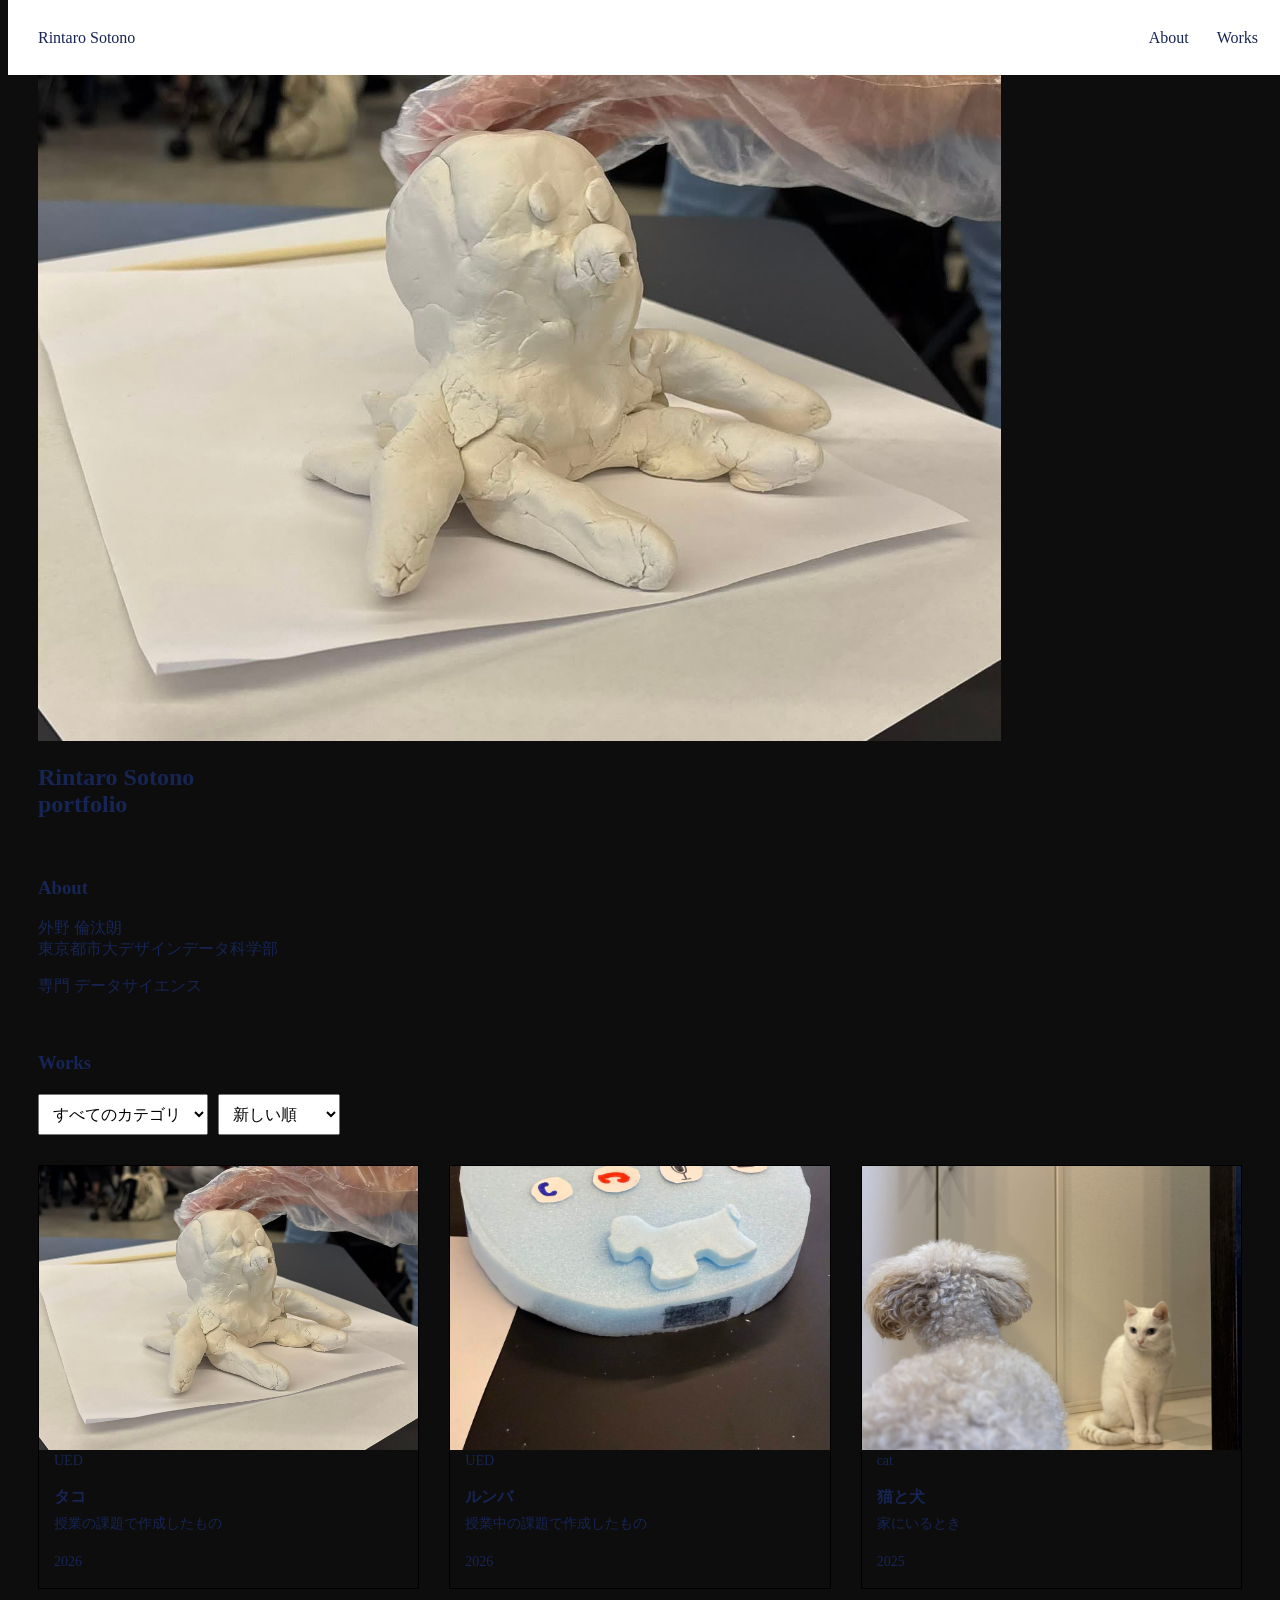
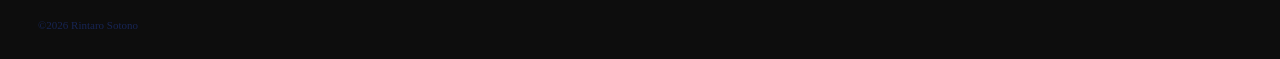
<file: index.html>
<!DOCTYPE html>
<html lang="ja">
    <head>
        <meta charset="UTF-8">
        <meta name="viewport" content="width=device-width,initial-scale1.0">
        <title>Rintaro Sotono</title>
        <link rel="stylesheet" href="style.css">
     </head>
    <body>
        <header>
            <a href="#top">Rintaro Sotono</a>
            <nav>
                <a href="#about">About</a>
                <a href="#works">Works</a>
            </nav>

        </header>
        <main>
            <section id="top">
             <img src="./media/IMG_9944.jpg" width="80%">
             <h1>
                Rintaro Sotono<br>
                portfolio
             </h1>
             <p id="weather-icon"> </p>
            </section>
            <section id="about">
             <h3>About</h3>
             <p>
                外野 倫汰朗<br>
                東京都市大デザインデータ科学部
             </p>
             <p>
                専門 データサイエンス
             </p>
            </section>
            <section id="works" class="works">
             <h3>Works</h3>
             <div class="works-controls">
                <select id="category">
                    <option value="all">すべてのカテゴリ</option>
                </select>
                <select id="sort">
                    <option value="new">新しい順</option>
                    <option value="old">古い順</option>
                    <option value="title">タイトル順</option>
                </select>
             </div>
             <div id="works-grid"></div>
            </section>
        </main>
        <footer>
            <span>©2026 Rintaro Sotono</span>

        </footer>

        <script src="works.js"></script>
    </body>
</html>
</file>
<file: style.css>
body{
    background: #0d0d0d;
    color: #172554;
}
a{
    color: inherit;
    text-decoration: none;
}
header{
    display:flex;
    justify-content: space-between;
    align-items: center;
    width: 100%;
    position: fixed;
    padding: 0px 30px;
    background: #ffffff;
    height: 75px;
    top: 0;
}
nav{
    display: flex;
    gap: 28px;
}
*{box-sizing:border-box; }
section{
    padding: 10px 30px;
}
footer{
    padding:20px 30px;
    font-size: 11px;
}
nav a:hover{
    color:#648296
}
/*Works*/
#works-grid{
    display:grid;
    grid-template-columns:repeat(3,1fr);
    gap:30px;
}
.work-card img{
    width:100%;
    aspect-ratio:4/3;
    object-fit:cover;
    display:block;
}
.work-card{
    border:1px solid #000000
}
.work-card h4{
    margin:15px 15px 5px;
}

.work-card p{
    margin: 0 15px 15px;
    font-size:14px;
    line-height:1.6;
}
.work-card:hover{
    opacity:0.7;
}
.works-controls{
    display:flex;
    gap:10px;
    margin-top:20px;
    margin-bottom:30px;
}
.works-controls select{
    padding:10px;
    font-size:16px;
}
.works-category{
    font: size 12px;
    padding-top:14px;
    color:#9c9c9c;
}
.work-year{
    font-size:10px;
    margin-top:10px;
}
/* スマートフォン */
@media screen and (max-width: 600px) {
    #top {
        padding-top: 80px;
    }

    #top img {
        width: 100%;
    }

    #works-grid {
        grid-template-columns: 1fr;
    }

    .works-controls {
        flex-direction: column;
    }
}
/* 天気 */
#weather-icon {
    font-size: 60px;
    margin: 0;
}
/* 晴れ */
body.weather-sunny {
    background-color: #fffaf0;
}

body.weather-sunny .site-header {
    background-color: #fffaf0;
}

/* 曇り */
body.weather-cloudy {
    background-color: #8a8d90;
}

body.weather-cloudy .site-header {
    background-color: #8a8d90;
}

/* 雨 */
body.weather-rainy {
    background-color: #8abfed;
}

body.weather-rainy .site-header {
    background-color: #8abfed;
}
</file>
